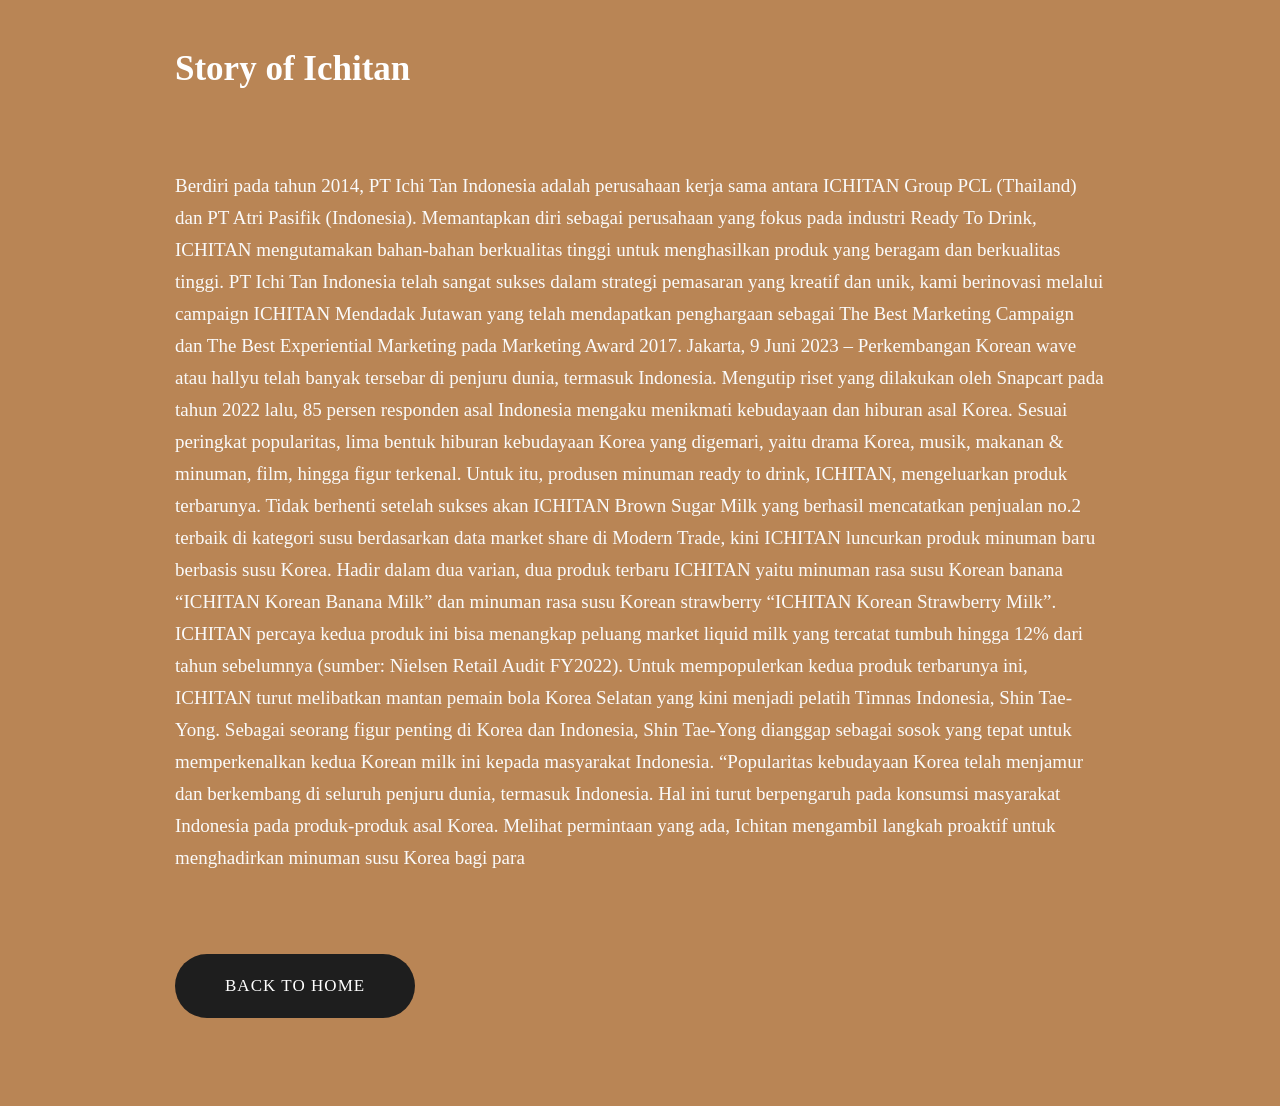
<file: src/detail.html>
<!DOCTYPE html>
<html lang="en">
<head>
    <meta charset="UTF-8">
    <meta name="viewport" content="width=device-width, initial-scale=1.0">
    <title>Detail</title>
    <!-- CSS -->
    <link rel="stylesheet" href="../public/output.css">
</head>
<body>
    <!-- detail start -->
    <section class="hero bg-[#B98555] py-12 xl:pt-12 xl:pb-0 overflow-hidden min-h-[998px]">
        <div class="container mx-auto">
            <h1 class="h1 mb-30 text-white hover:text-[#91653D] transition-all duration-300 mb-20">Story of Ichitan</h1>
            <p class="text-[19px] mb-20">  
                Berdiri pada tahun 2014, PT Ichi Tan Indonesia adalah perusahaan kerja sama antara ICHITAN Group PCL (Thailand) dan PT Atri Pasifik (Indonesia).
                Memantapkan diri sebagai perusahaan yang fokus pada industri Ready To Drink, ICHITAN mengutamakan bahan-bahan berkualitas tinggi untuk menghasilkan produk yang beragam dan berkualitas tinggi.
                PT Ichi Tan Indonesia telah sangat sukses dalam strategi pemasaran yang kreatif dan unik, kami berinovasi melalui campaign ICHITAN Mendadak Jutawan yang telah mendapatkan penghargaan sebagai The Best Marketing Campaign dan The Best Experiential Marketing pada Marketing Award 2017.
                Jakarta, 9 Juni 2023 – Perkembangan Korean wave atau hallyu telah banyak tersebar di penjuru dunia, termasuk Indonesia. Mengutip riset yang dilakukan oleh Snapcart pada tahun 2022 lalu, 85 persen responden asal Indonesia mengaku menikmati kebudayaan dan hiburan asal Korea. Sesuai peringkat popularitas, lima bentuk hiburan kebudayaan Korea yang digemari, yaitu drama Korea, musik, makanan & minuman, film, hingga figur terkenal.
                Untuk itu, produsen minuman ready to drink, ICHITAN, mengeluarkan produk terbarunya. Tidak berhenti setelah sukses akan ICHITAN Brown Sugar Milk yang berhasil mencatatkan penjualan no.2 terbaik di kategori susu berdasarkan data market share di Modern Trade, kini ICHITAN luncurkan produk minuman baru berbasis susu Korea. Hadir dalam dua varian, dua produk terbaru ICHITAN yaitu minuman rasa susu Korean banana “ICHITAN Korean Banana Milk” dan minuman rasa susu Korean strawberry “ICHITAN Korean Strawberry Milk”.
                ICHITAN percaya kedua produk ini bisa menangkap peluang market liquid milk yang tercatat tumbuh hingga 12% dari tahun sebelumnya (sumber: Nielsen Retail Audit FY2022). Untuk mempopulerkan kedua produk terbarunya ini, ICHITAN turut melibatkan mantan pemain bola Korea Selatan yang kini menjadi pelatih Timnas Indonesia, Shin Tae-Yong. Sebagai seorang figur penting di Korea dan Indonesia, Shin Tae-Yong dianggap sebagai sosok yang tepat untuk memperkenalkan kedua Korean milk ini kepada masyarakat Indonesia.
                “Popularitas kebudayaan Korea telah menjamur dan berkembang di seluruh penjuru dunia, termasuk Indonesia. Hal ini turut berpengaruh pada konsumsi masyarakat Indonesia pada produk-produk asal Korea. Melihat permintaan yang ada, Ichitan mengambil langkah proaktif untuk menghadirkan minuman susu Korea bagi para
            </p>
            <a href="index.html"><button class="btn btn-lg btn-accent mb-10">Back to home</button></a>
            <!-- <a href="login.html"><button class="btn btn-lg btn-accent mb-10">Read again</button></a> -->
        </div>
    </section>

    


</body>
</html>
</file>
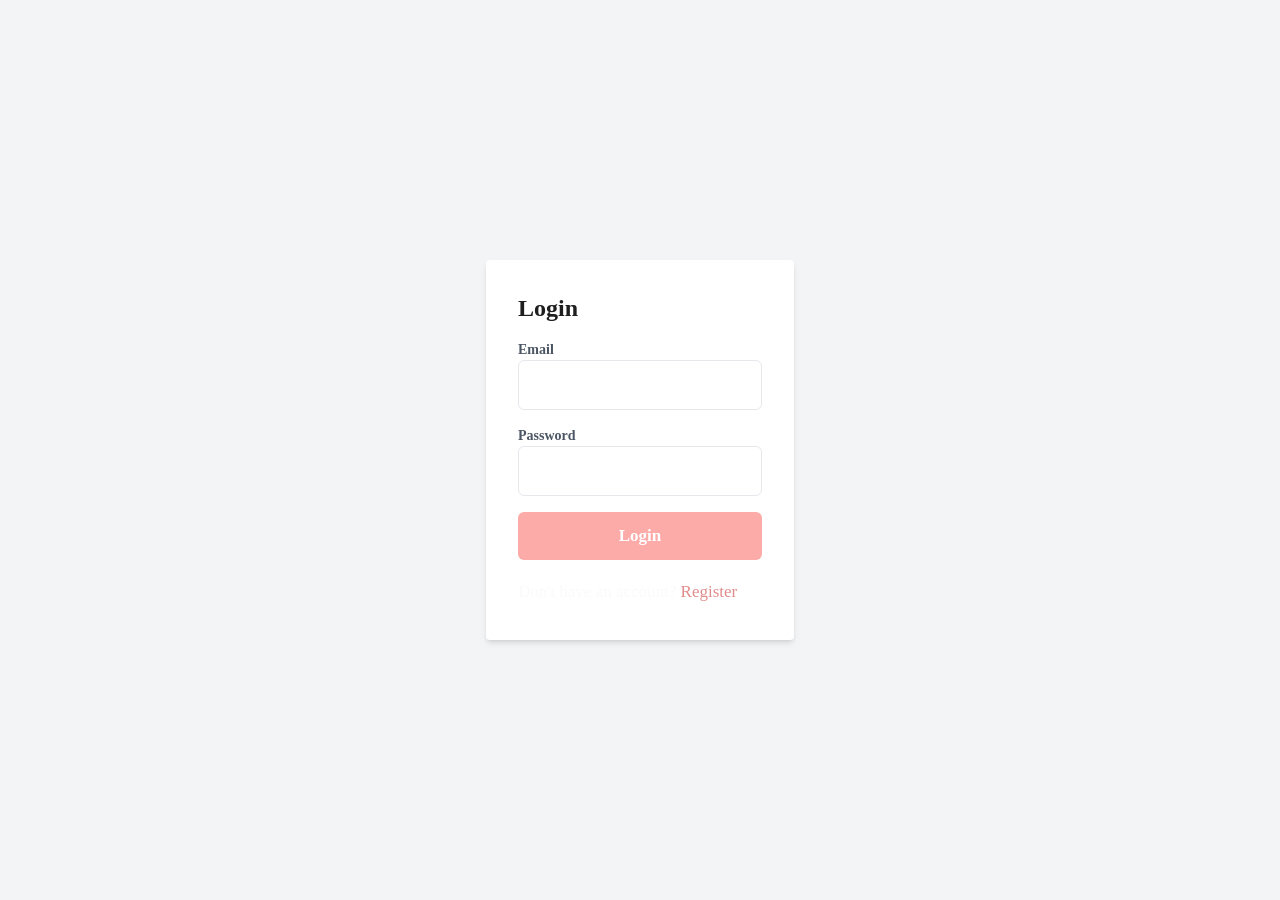
<file: src/login.html>
<!DOCTYPE html>
<html lang="en">
<head>
    <meta charset="UTF-8">
    <meta name="viewport" content="width=device-width, initial-scale=1.0">
    <title>Login</title>
    <!-- CSS -->
    <link rel="stylesheet" href="../public/output.css">
</head>
<body class="bg-gray-100 flex items-center justify-center h-screen">

    <!-- Login -->
    <div class="bg-white p-8 rounded shadow-md">
        <h1 class="text-2xl font-bold mb-4">Login</h1>
        <form action="index.html" method="POST">
          <div class="mb-4">
            <label for="email" class="block text-sm font-semibold text-gray-600">Email</label>
            <input type="email" id="email" name="email" class="w-full px-4 py-2 border rounded-md">
          </div>
          <div class="mb-4">
            <label for="password" class="block text-sm font-semibold text-gray-600">Password</label>
            <input type="password" id="password" name="password" class="w-full px-4 py-2 border rounded-md">
          </div>
          <button type="submit" class="w-full bg-[#FDABA9] text-white font-semibold py-2 rounded-md hover:bg-[#fa9f9e]">Login</button>
        </form>
        <p class="mt-4">Don't have an account? <a href="register.html" class="text-[#e08c8b]">Register</a></p>
    </div>
</body>
</html>
</file>
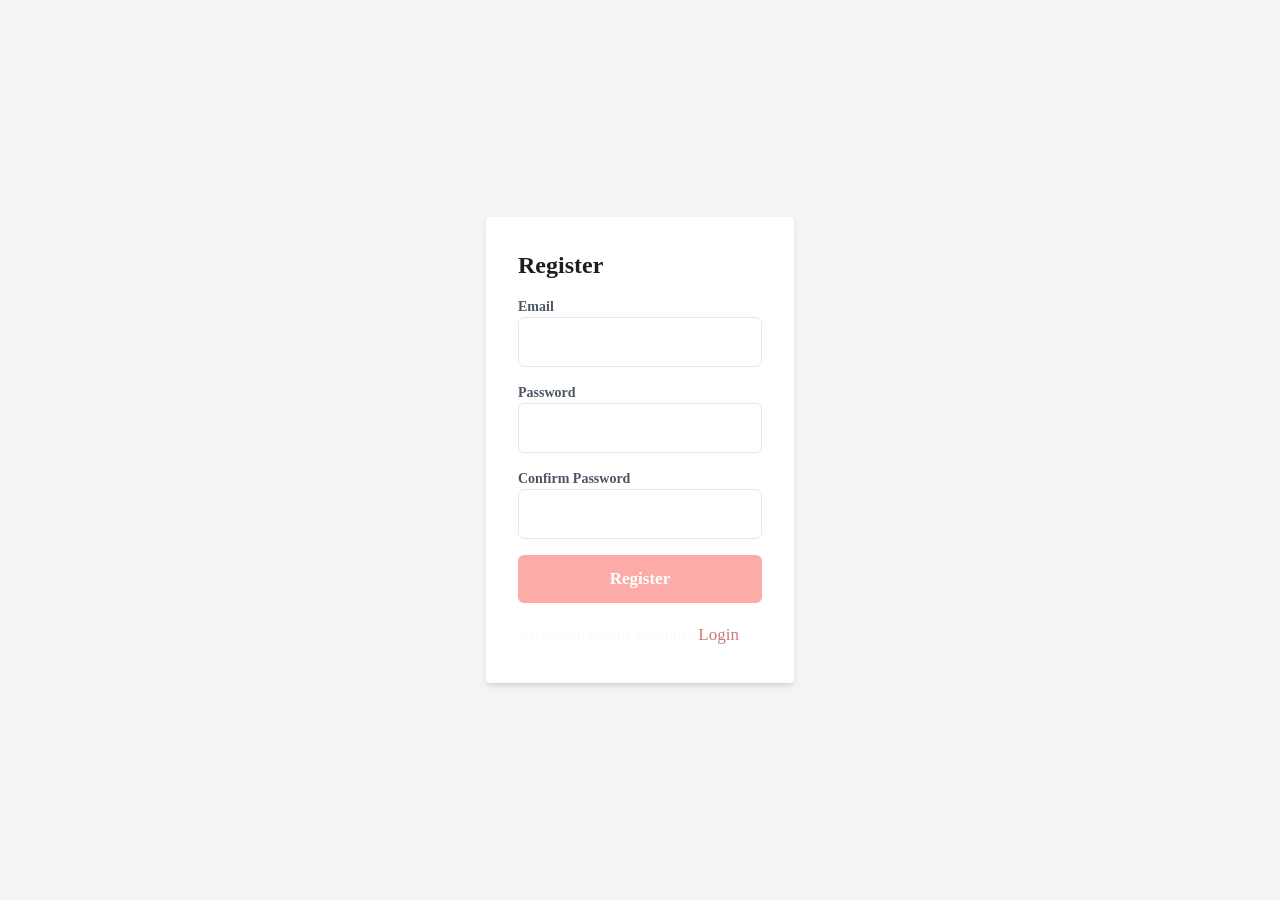
<file: src/register.html>
<!DOCTYPE html>
<html lang="en">
<head>
    <meta charset="UTF-8">
    <meta name="viewport" content="width=device-width, initial-scale=1.0">
    <title>Register</title>
    <!-- CSS -->
    <link rel="stylesheet" href="../public/output.css">
</head>
<body class="bg-gray-100 flex items-center justify-center h-screen">

    <!-- Register -->
    <div class="bg-white p-8 rounded shadow-md">
        <h1 class="text-2xl font-bold mb-4">Register</h1>
        <form action="index.html" method="POST">
          <div class="mb-4">
            <label for="email" class="block text-sm font-semibold text-gray-600">Email</label>
            <input type="email" id="email" name="email" class="w-full px-4 py-2 border rounded-md">
          </div>
          <div class="mb-4">
            <label for="password" class="block text-sm font-semibold text-gray-600">Password</label>
            <input type="password" id="password" name="password" class="w-full px-4 py-2 border rounded-md">
          </div>
          <div class="mb-4">
            <label for="confirm-password" class="block text-sm font-semibold text-gray-600">Confirm Password</label>
            <input type="password" id="confirm-password" name="confirm-password" class="w-full px-4 py-2 border rounded-md">
          </div>
          <button type="submit" class="w-full bg-[#FDABA9] text-white font-semibold py-2 rounded-md hover:bg-[#fa9f9e]">Register</button>
        </form>
        <p class="mt-4">Already have an account? <a href="login.html" class="text-[#cc7a79]">Login</a></p>
      </div>
    
    
</body>
</html>
</file>
<file: public/output.css>
/*
! tailwindcss v3.4.1 | MIT License | https://tailwindcss.com
*/

/*
1. Prevent padding and border from affecting element width. (https://github.com/mozdevs/cssremedy/issues/4)
2. Allow adding a border to an element by just adding a border-width. (https://github.com/tailwindcss/tailwindcss/pull/116)
*/

*,
::before,
::after {
  box-sizing: border-box;
  /* 1 */
  border-width: 0;
  /* 2 */
  border-style: solid;
  /* 2 */
  border-color: #e5e7eb;
  /* 2 */
}

::before,
::after {
  --tw-content: '';
}

/*
1. Use a consistent sensible line-height in all browsers.
2. Prevent adjustments of font size after orientation changes in iOS.
3. Use a more readable tab size.
4. Use the user's configured `sans` font-family by default.
5. Use the user's configured `sans` font-feature-settings by default.
6. Use the user's configured `sans` font-variation-settings by default.
7. Disable tap highlights on iOS
*/

html,
:host {
  line-height: 1.5;
  /* 1 */
  -webkit-text-size-adjust: 100%;
  /* 2 */
  -moz-tab-size: 4;
  /* 3 */
  -o-tab-size: 4;
     tab-size: 4;
  /* 3 */
  font-family: ui-sans-serif, system-ui, sans-serif, "Apple Color Emoji", "Segoe UI Emoji", "Segoe UI Symbol", "Noto Color Emoji";
  /* 4 */
  font-feature-settings: normal;
  /* 5 */
  font-variation-settings: normal;
  /* 6 */
  -webkit-tap-highlight-color: transparent;
  /* 7 */
}

/*
1. Remove the margin in all browsers.
2. Inherit line-height from `html` so users can set them as a class directly on the `html` element.
*/

body {
  margin: 0;
  /* 1 */
  line-height: inherit;
  /* 2 */
}

/*
1. Add the correct height in Firefox.
2. Correct the inheritance of border color in Firefox. (https://bugzilla.mozilla.org/show_bug.cgi?id=190655)
3. Ensure horizontal rules are visible by default.
*/

hr {
  height: 0;
  /* 1 */
  color: inherit;
  /* 2 */
  border-top-width: 1px;
  /* 3 */
}

/*
Add the correct text decoration in Chrome, Edge, and Safari.
*/

abbr:where([title]) {
  -webkit-text-decoration: underline dotted;
          text-decoration: underline dotted;
}

/*
Remove the default font size and weight for headings.
*/

h1,
h2,
h3,
h4,
h5,
h6 {
  font-size: inherit;
  font-weight: inherit;
}

/*
Reset links to optimize for opt-in styling instead of opt-out.
*/

a {
  color: inherit;
  text-decoration: inherit;
}

/*
Add the correct font weight in Edge and Safari.
*/

b,
strong {
  font-weight: bolder;
}

/*
1. Use the user's configured `mono` font-family by default.
2. Use the user's configured `mono` font-feature-settings by default.
3. Use the user's configured `mono` font-variation-settings by default.
4. Correct the odd `em` font sizing in all browsers.
*/

code,
kbd,
samp,
pre {
  font-family: ui-monospace, SFMono-Regular, Menlo, Monaco, Consolas, "Liberation Mono", "Courier New", monospace;
  /* 1 */
  font-feature-settings: normal;
  /* 2 */
  font-variation-settings: normal;
  /* 3 */
  font-size: 1em;
  /* 4 */
}

/*
Add the correct font size in all browsers.
*/

small {
  font-size: 80%;
}

/*
Prevent `sub` and `sup` elements from affecting the line height in all browsers.
*/

sub,
sup {
  font-size: 75%;
  line-height: 0;
  position: relative;
  vertical-align: baseline;
}

sub {
  bottom: -0.25em;
}

sup {
  top: -0.5em;
}

/*
1. Remove text indentation from table contents in Chrome and Safari. (https://bugs.chromium.org/p/chromium/issues/detail?id=999088, https://bugs.webkit.org/show_bug.cgi?id=201297)
2. Correct table border color inheritance in all Chrome and Safari. (https://bugs.chromium.org/p/chromium/issues/detail?id=935729, https://bugs.webkit.org/show_bug.cgi?id=195016)
3. Remove gaps between table borders by default.
*/

table {
  text-indent: 0;
  /* 1 */
  border-color: inherit;
  /* 2 */
  border-collapse: collapse;
  /* 3 */
}

/*
1. Change the font styles in all browsers.
2. Remove the margin in Firefox and Safari.
3. Remove default padding in all browsers.
*/

button,
input,
optgroup,
select,
textarea {
  font-family: inherit;
  /* 1 */
  font-feature-settings: inherit;
  /* 1 */
  font-variation-settings: inherit;
  /* 1 */
  font-size: 100%;
  /* 1 */
  font-weight: inherit;
  /* 1 */
  line-height: inherit;
  /* 1 */
  color: inherit;
  /* 1 */
  margin: 0;
  /* 2 */
  padding: 0;
  /* 3 */
}

/*
Remove the inheritance of text transform in Edge and Firefox.
*/

button,
select {
  text-transform: none;
}

/*
1. Correct the inability to style clickable types in iOS and Safari.
2. Remove default button styles.
*/

button,
[type='button'],
[type='reset'],
[type='submit'] {
  -webkit-appearance: button;
  /* 1 */
  background-color: transparent;
  /* 2 */
  background-image: none;
  /* 2 */
}

/*
Use the modern Firefox focus style for all focusable elements.
*/

:-moz-focusring {
  outline: auto;
}

/*
Remove the additional `:invalid` styles in Firefox. (https://github.com/mozilla/gecko-dev/blob/2f9eacd9d3d995c937b4251a5557d95d494c9be1/layout/style/res/forms.css#L728-L737)
*/

:-moz-ui-invalid {
  box-shadow: none;
}

/*
Add the correct vertical alignment in Chrome and Firefox.
*/

progress {
  vertical-align: baseline;
}

/*
Correct the cursor style of increment and decrement buttons in Safari.
*/

::-webkit-inner-spin-button,
::-webkit-outer-spin-button {
  height: auto;
}

/*
1. Correct the odd appearance in Chrome and Safari.
2. Correct the outline style in Safari.
*/

[type='search'] {
  -webkit-appearance: textfield;
  /* 1 */
  outline-offset: -2px;
  /* 2 */
}

/*
Remove the inner padding in Chrome and Safari on macOS.
*/

::-webkit-search-decoration {
  -webkit-appearance: none;
}

/*
1. Correct the inability to style clickable types in iOS and Safari.
2. Change font properties to `inherit` in Safari.
*/

::-webkit-file-upload-button {
  -webkit-appearance: button;
  /* 1 */
  font: inherit;
  /* 2 */
}

/*
Add the correct display in Chrome and Safari.
*/

summary {
  display: list-item;
}

/*
Removes the default spacing and border for appropriate elements.
*/

blockquote,
dl,
dd,
h1,
h2,
h3,
h4,
h5,
h6,
hr,
figure,
p,
pre {
  margin: 0;
}

fieldset {
  margin: 0;
  padding: 0;
}

legend {
  padding: 0;
}

ol,
ul,
menu {
  list-style: none;
  margin: 0;
  padding: 0;
}

/*
Reset default styling for dialogs.
*/

dialog {
  padding: 0;
}

/*
Prevent resizing textareas horizontally by default.
*/

textarea {
  resize: vertical;
}

/*
1. Reset the default placeholder opacity in Firefox. (https://github.com/tailwindlabs/tailwindcss/issues/3300)
2. Set the default placeholder color to the user's configured gray 400 color.
*/

input::-moz-placeholder, textarea::-moz-placeholder {
  opacity: 1;
  /* 1 */
  color: #9ca3af;
  /* 2 */
}

input::placeholder,
textarea::placeholder {
  opacity: 1;
  /* 1 */
  color: #9ca3af;
  /* 2 */
}

/*
Set the default cursor for buttons.
*/

button,
[role="button"] {
  cursor: pointer;
}

/*
Make sure disabled buttons don't get the pointer cursor.
*/

:disabled {
  cursor: default;
}

/*
1. Make replaced elements `display: block` by default. (https://github.com/mozdevs/cssremedy/issues/14)
2. Add `vertical-align: middle` to align replaced elements more sensibly by default. (https://github.com/jensimmons/cssremedy/issues/14#issuecomment-634934210)
   This can trigger a poorly considered lint error in some tools but is included by design.
*/

img,
svg,
video,
canvas,
audio,
iframe,
embed,
object {
  display: block;
  /* 1 */
  vertical-align: middle;
  /* 2 */
}

/*
Constrain images and videos to the parent width and preserve their intrinsic aspect ratio. (https://github.com/mozdevs/cssremedy/issues/14)
*/

img,
video {
  max-width: 100%;
  height: auto;
}

/* Make elements with the HTML hidden attribute stay hidden by default */

[hidden] {
  display: none;
}

*, ::before, ::after {
  --tw-border-spacing-x: 0;
  --tw-border-spacing-y: 0;
  --tw-translate-x: 0;
  --tw-translate-y: 0;
  --tw-rotate: 0;
  --tw-skew-x: 0;
  --tw-skew-y: 0;
  --tw-scale-x: 1;
  --tw-scale-y: 1;
  --tw-pan-x:  ;
  --tw-pan-y:  ;
  --tw-pinch-zoom:  ;
  --tw-scroll-snap-strictness: proximity;
  --tw-gradient-from-position:  ;
  --tw-gradient-via-position:  ;
  --tw-gradient-to-position:  ;
  --tw-ordinal:  ;
  --tw-slashed-zero:  ;
  --tw-numeric-figure:  ;
  --tw-numeric-spacing:  ;
  --tw-numeric-fraction:  ;
  --tw-ring-inset:  ;
  --tw-ring-offset-width: 0px;
  --tw-ring-offset-color: #fff;
  --tw-ring-color: rgb(59 130 246 / 0.5);
  --tw-ring-offset-shadow: 0 0 #0000;
  --tw-ring-shadow: 0 0 #0000;
  --tw-shadow: 0 0 #0000;
  --tw-shadow-colored: 0 0 #0000;
  --tw-blur:  ;
  --tw-brightness:  ;
  --tw-contrast:  ;
  --tw-grayscale:  ;
  --tw-hue-rotate:  ;
  --tw-invert:  ;
  --tw-saturate:  ;
  --tw-sepia:  ;
  --tw-drop-shadow:  ;
  --tw-backdrop-blur:  ;
  --tw-backdrop-brightness:  ;
  --tw-backdrop-contrast:  ;
  --tw-backdrop-grayscale:  ;
  --tw-backdrop-hue-rotate:  ;
  --tw-backdrop-invert:  ;
  --tw-backdrop-opacity:  ;
  --tw-backdrop-saturate:  ;
  --tw-backdrop-sepia:  ;
}

::backdrop {
  --tw-border-spacing-x: 0;
  --tw-border-spacing-y: 0;
  --tw-translate-x: 0;
  --tw-translate-y: 0;
  --tw-rotate: 0;
  --tw-skew-x: 0;
  --tw-skew-y: 0;
  --tw-scale-x: 1;
  --tw-scale-y: 1;
  --tw-pan-x:  ;
  --tw-pan-y:  ;
  --tw-pinch-zoom:  ;
  --tw-scroll-snap-strictness: proximity;
  --tw-gradient-from-position:  ;
  --tw-gradient-via-position:  ;
  --tw-gradient-to-position:  ;
  --tw-ordinal:  ;
  --tw-slashed-zero:  ;
  --tw-numeric-figure:  ;
  --tw-numeric-spacing:  ;
  --tw-numeric-fraction:  ;
  --tw-ring-inset:  ;
  --tw-ring-offset-width: 0px;
  --tw-ring-offset-color: #fff;
  --tw-ring-color: rgb(59 130 246 / 0.5);
  --tw-ring-offset-shadow: 0 0 #0000;
  --tw-ring-shadow: 0 0 #0000;
  --tw-shadow: 0 0 #0000;
  --tw-shadow-colored: 0 0 #0000;
  --tw-blur:  ;
  --tw-brightness:  ;
  --tw-contrast:  ;
  --tw-grayscale:  ;
  --tw-hue-rotate:  ;
  --tw-invert:  ;
  --tw-saturate:  ;
  --tw-sepia:  ;
  --tw-drop-shadow:  ;
  --tw-backdrop-blur:  ;
  --tw-backdrop-brightness:  ;
  --tw-backdrop-contrast:  ;
  --tw-backdrop-grayscale:  ;
  --tw-backdrop-hue-rotate:  ;
  --tw-backdrop-invert:  ;
  --tw-backdrop-opacity:  ;
  --tw-backdrop-saturate:  ;
  --tw-backdrop-sepia:  ;
}

.container {
  width: 100%;
  padding-right: 15px;
  padding-left: 15px;
}

@media (min-width: 640px) {
  .container {
    max-width: 640px;
  }
}

@media (min-width: 768px) {
  .container {
    max-width: 768px;
  }
}

@media (min-width: 960px) {
  .container {
    max-width: 960px;
  }
}

@media (min-width: 1330px) {
  .container {
    max-width: 1330px;
  }
}

.visible {
  visibility: visible;
}

.static {
  position: static;
}

.fixed {
  position: fixed;
}

.absolute {
  position: absolute;
}

.relative {
  position: relative;
}

.sticky {
  position: sticky;
}

.-bottom-\[86px\] {
  bottom: -86px;
}

.-left-\[300px\] {
  left: -300px;
}

.-right-full {
  right: -100%;
}

.left-0 {
  left: 0px;
}

.top-0 {
  top: 0px;
}

.top-8 {
  top: 2rem;
}

.-z-10 {
  z-index: -10;
}

.mx-auto {
  margin-left: auto;
  margin-right: auto;
}

.mx-4 {
  margin-left: 1rem;
  margin-right: 1rem;
}

.mb-4 {
  margin-bottom: 1rem;
}

.mb-6 {
  margin-bottom: 1.5rem;
}

.mb-8 {
  margin-bottom: 2rem;
}

.mb-\[42px\] {
  margin-bottom: 42px;
}

.mt-10 {
  margin-top: 2.5rem;
}

.mt-3 {
  margin-top: 0.75rem;
}

.mt-4 {
  margin-top: 1rem;
}

.mt-5 {
  margin-top: 1.25rem;
}

.mb-10 {
  margin-bottom: 2.5rem;
}

.mt-0 {
  margin-top: 0px;
}

.mt-1 {
  margin-top: 0.25rem;
}

.mb-3 {
  margin-bottom: 0.75rem;
}

.mb-48 {
  margin-bottom: 12rem;
}

.mb-20 {
  margin-bottom: 5rem;
}

.mb-60 {
  margin-bottom: 15rem;
}

.mb-40 {
  margin-bottom: 10rem;
}

.mb-\[10px\] {
  margin-bottom: 10px;
}

.mb-\[15px\] {
  margin-bottom: 15px;
}

.mt-8 {
  margin-top: 2rem;
}

.mb-0 {
  margin-bottom: 0px;
}

.block {
  display: block;
}

.inline {
  display: inline;
}

.flex {
  display: flex;
}

.grid {
  display: grid;
}

.hidden {
  display: none;
}

.size-\[50px\] {
  width: 50px;
  height: 50px;
}

.h-16 {
  height: 4rem;
}

.h-8 {
  height: 2rem;
}

.h-full {
  height: 100%;
}

.h-screen {
  height: 100vh;
}

.h-\[368px\] {
  height: 368px;
}

.min-h-\[448px\] {
  min-height: 448px;
}

.min-h-\[288px\] {
  min-height: 288px;
}

.min-h-\[\] {
  min-height: ;
}

.min-h-\[900pv\] {
  min-height: 900pv;
}

.min-h-\[900p\] {
  min-height: 900p;
}

.min-h-\[900px\] {
  min-height: 900px;
}

.min-h-\[130px\] {
  min-height: 130px;
}

.min-h-\[px\] {
  min-height: px;
}

.min-h-\[full\] {
  min-height: full;
}

.min-h-full {
  min-height: 100%;
}

.min-h-\[570px\] {
  min-height: 570px;
}

.min-h-\[9998\] {
  min-height: 9998;
}

.min-h-\[9998px\] {
  min-height: 9998px;
}

.min-h-\[998px\] {
  min-height: 998px;
}

.w-8 {
  width: 2rem;
}

.w-\[100px\] {
  width: 100px;
}

.w-\[160px\] {
  width: 160px;
}

.w-\[240px\] {
  width: 240px;
}

.w-\[300px\] {
  width: 300px;
}

.w-full {
  width: 100%;
}

.w-auto {
  width: auto;
}

.max-w-\[610px\] {
  max-width: 610px;
}

.max-w-2xl {
  max-width: 42rem;
}

.max-w-\[1446px\] {
  max-width: 1446px;
}

.max-w-\[300px\] {
  max-width: 300px;
}

.flex-1 {
  flex: 1 1 0%;
}

.transform {
  transform: translate(var(--tw-translate-x), var(--tw-translate-y)) rotate(var(--tw-rotate)) skewX(var(--tw-skew-x)) skewY(var(--tw-skew-y)) scaleX(var(--tw-scale-x)) scaleY(var(--tw-scale-y));
}

.resize {
  resize: both;
}

.flex-col {
  flex-direction: column;
}

.items-center {
  align-items: center;
}

.justify-center {
  justify-content: center;
}

.justify-between {
  justify-content: space-between;
}

.gap-5 {
  gap: 1.25rem;
}

.gap-x-2 {
  -moz-column-gap: 0.5rem;
       column-gap: 0.5rem;
}

.gap-x-4 {
  -moz-column-gap: 1rem;
       column-gap: 1rem;
}

.gap-x-\[10px\] {
  -moz-column-gap: 10px;
       column-gap: 10px;
}

.gap-y-12 {
  row-gap: 3rem;
}

.gap-y-4 {
  row-gap: 1rem;
}

.gap-y-5 {
  row-gap: 1.25rem;
}

.gap-y-\[10px\] {
  row-gap: 10px;
}

.gap-y-6 {
  row-gap: 1.5rem;
}

.self-end {
  align-self: flex-end;
}

.overflow-hidden {
  overflow: hidden;
}

.rounded {
  border-radius: 0.25rem;
}

.rounded-\[10px\] {
  border-radius: 10px;
}

.rounded-md {
  border-radius: 0.375rem;
}

.rounded-\[20px\] {
  border-radius: 20px;
}

.rounded-br-lg {
  border-bottom-right-radius: 0.5rem;
}

.rounded-tr-lg {
  border-top-right-radius: 0.5rem;
}

.border {
  border-width: 1px;
}

.border-b-2 {
  border-bottom-width: 2px;
}

.border-r {
  border-right-width: 1px;
}

.bg-\[\#B98555\] {
  --tw-bg-opacity: 1;
  background-color: rgb(185 133 85 / var(--tw-bg-opacity));
}

.bg-\[\#FAFAFA\] {
  --tw-bg-opacity: 1;
  background-color: rgb(250 250 250 / var(--tw-bg-opacity));
}

.bg-blue-500 {
  --tw-bg-opacity: 1;
  background-color: rgb(59 130 246 / var(--tw-bg-opacity));
}

.bg-gray-100 {
  --tw-bg-opacity: 1;
  background-color: rgb(243 244 246 / var(--tw-bg-opacity));
}

.bg-primary {
  --tw-bg-opacity: 1;
  background-color: rgb(30 30 30 / var(--tw-bg-opacity));
}

.bg-white {
  --tw-bg-opacity: 1;
  background-color: rgb(255 255 255 / var(--tw-bg-opacity));
}

.bg-\[\] {
  background-color: ;
}

.bg-\[\#FDABA9\] {
  --tw-bg-opacity: 1;
  background-color: rgb(253 171 169 / var(--tw-bg-opacity));
}

.bg-\[\#\] {
  background-color: #;
}

.bg-\[\#889F6F\] {
  --tw-bg-opacity: 1;
  background-color: rgb(136 159 111 / var(--tw-bg-opacity));
}

.bg-\[\#v\] {
  background-color: #v;
}

.bg-imaage {
  background-image: url(../../assets/img/hero/img-header.png);
}

.bg-services {
  background-image: url(../../assets/img/services/bg.svg);
}

.bg-cover {
  background-size: cover;
}

.bg-no-repeat {
  background-repeat: no-repeat;
}

.p-1 {
  padding: 0.25rem;
}

.p-8 {
  padding: 2rem;
}

.p-\[30px\] {
  padding: 30px;
}

.px-12 {
  padding-left: 3rem;
  padding-right: 3rem;
}

.px-4 {
  padding-left: 1rem;
  padding-right: 1rem;
}

.py-12 {
  padding-top: 3rem;
  padding-bottom: 3rem;
}

.py-2 {
  padding-top: 0.5rem;
  padding-bottom: 0.5rem;
}

.px-6 {
  padding-left: 1.5rem;
  padding-right: 1.5rem;
}

.px-8 {
  padding-left: 2rem;
  padding-right: 2rem;
}

.pr-4 {
  padding-right: 1rem;
}

.pt-\[50px\] {
  padding-top: 50px;
}

.pt-10 {
  padding-top: 2.5rem;
}

.text-center {
  text-align: center;
}

.text-2xl {
  font-size: 1.5rem;
  line-height: 2rem;
}

.text-\[30px\] {
  font-size: 30px;
}

.text-\[70px\] {
  font-size: 70px;
}

.text-sm {
  font-size: 0.875rem;
  line-height: 1.25rem;
}

.text-4xl {
  font-size: 2.25rem;
  line-height: 2.5rem;
}

.text-\[40px\] {
  font-size: 40px;
}

.text-\[60px\] {
  font-size: 60px;
}

.text-\[50px\] {
  font-size: 50px;
}

.text-\[20px\] {
  font-size: 20px;
}

.text-\[0px\] {
  font-size: 0px;
}

.text-\[15px\] {
  font-size: 15px;
}

.text-\[1px\] {
  font-size: 1px;
}

.text-\[19px\] {
  font-size: 19px;
}

.text-\[25px\] {
  font-size: 25px;
}

.font-bold {
  font-weight: 700;
}

.font-light {
  font-weight: 300;
}

.font-semibold {
  font-weight: 600;
}

.leading-normal {
  line-height: 1.5;
}

.text-accent {
  --tw-text-opacity: 1;
  color: rgb(30 30 30 / var(--tw-text-opacity));
}

.text-black {
  --tw-text-opacity: 1;
  color: rgb(0 0 0 / var(--tw-text-opacity));
}

.text-blue-500 {
  --tw-text-opacity: 1;
  color: rgb(59 130 246 / var(--tw-text-opacity));
}

.text-gray-600 {
  --tw-text-opacity: 1;
  color: rgb(75 85 99 / var(--tw-text-opacity));
}

.text-secondary {
  --tw-text-opacity: 1;
  color: rgb(250 250 250 / var(--tw-text-opacity));
}

.text-white {
  --tw-text-opacity: 1;
  color: rgb(255 255 255 / var(--tw-text-opacity));
}

.text-\[\] {
  color: ;
}

.text-\[\#76D5E2\] {
  --tw-text-opacity: 1;
  color: rgb(118 213 226 / var(--tw-text-opacity));
}

.text-\[black\] {
  --tw-text-opacity: 1;
  color: rgb(0 0 0 / var(--tw-text-opacity));
}

.text-\[\#\] {
  color: #;
}

.text-accent-tertiary {
  --tw-text-opacity: 1;
  color: rgb(136 159 111 / var(--tw-text-opacity));
}

.text-\[\#B98655\] {
  --tw-text-opacity: 1;
  color: rgb(185 134 85 / var(--tw-text-opacity));
}

.text-\[\#889F6F\] {
  --tw-text-opacity: 1;
  color: rgb(136 159 111 / var(--tw-text-opacity));
}

.text-\[\#B7906E\] {
  --tw-text-opacity: 1;
  color: rgb(183 144 110 / var(--tw-text-opacity));
}

.text-\[\#FDABA9\] {
  --tw-text-opacity: 1;
  color: rgb(253 171 169 / var(--tw-text-opacity));
}

.text-\[30\] {
  color: 30;
}

.text-\[\#fd9d9c\] {
  --tw-text-opacity: 1;
  color: rgb(253 157 156 / var(--tw-text-opacity));
}

.text-\[\#e08c8b\] {
  --tw-text-opacity: 1;
  color: rgb(224 140 139 / var(--tw-text-opacity));
}

.text-\[\#cc7a79\] {
  --tw-text-opacity: 1;
  color: rgb(204 122 121 / var(--tw-text-opacity));
}

.shadow {
  --tw-shadow: 0 1px 3px 0 rgb(0 0 0 / 0.1), 0 1px 2px -1px rgb(0 0 0 / 0.1);
  --tw-shadow-colored: 0 1px 3px 0 var(--tw-shadow-color), 0 1px 2px -1px var(--tw-shadow-color);
  box-shadow: var(--tw-ring-offset-shadow, 0 0 #0000), var(--tw-ring-shadow, 0 0 #0000), var(--tw-shadow);
}

.shadow-2xl {
  --tw-shadow: 0 25px 50px -12px rgb(0 0 0 / 0.25);
  --tw-shadow-colored: 0 25px 50px -12px var(--tw-shadow-color);
  box-shadow: var(--tw-ring-offset-shadow, 0 0 #0000), var(--tw-ring-shadow, 0 0 #0000), var(--tw-shadow);
}

.shadow-custom1 {
  --tw-shadow: 0px 2px 40px 0px rgba(8, 70, 78, 0.08);
  --tw-shadow-colored: 0px 2px 40px 0px var(--tw-shadow-color);
  box-shadow: var(--tw-ring-offset-shadow, 0 0 #0000), var(--tw-ring-shadow, 0 0 #0000), var(--tw-shadow);
}

.shadow-md {
  --tw-shadow: 0 4px 6px -1px rgb(0 0 0 / 0.1), 0 2px 4px -2px rgb(0 0 0 / 0.1);
  --tw-shadow-colored: 0 4px 6px -1px var(--tw-shadow-color), 0 2px 4px -2px var(--tw-shadow-color);
  box-shadow: var(--tw-ring-offset-shadow, 0 0 #0000), var(--tw-ring-shadow, 0 0 #0000), var(--tw-shadow);
}

.shadow-custom2 {
  --tw-shadow: 0px 2px 40px 0px rgba(8, 73, 81, 0.06);
  --tw-shadow-colored: 0px 2px 40px 0px var(--tw-shadow-color);
  box-shadow: var(--tw-ring-offset-shadow, 0 0 #0000), var(--tw-ring-shadow, 0 0 #0000), var(--tw-shadow);
}

.outline-none {
  outline: 2px solid transparent;
  outline-offset: 2px;
}

.blur {
  --tw-blur: blur(8px);
  filter: var(--tw-blur) var(--tw-brightness) var(--tw-contrast) var(--tw-grayscale) var(--tw-hue-rotate) var(--tw-invert) var(--tw-saturate) var(--tw-sepia) var(--tw-drop-shadow);
}

.invert {
  --tw-invert: invert(100%);
  filter: var(--tw-blur) var(--tw-brightness) var(--tw-contrast) var(--tw-grayscale) var(--tw-hue-rotate) var(--tw-invert) var(--tw-saturate) var(--tw-sepia) var(--tw-drop-shadow);
}

.filter {
  filter: var(--tw-blur) var(--tw-brightness) var(--tw-contrast) var(--tw-grayscale) var(--tw-hue-rotate) var(--tw-invert) var(--tw-saturate) var(--tw-sepia) var(--tw-drop-shadow);
}

.transition {
  transition-property: color, background-color, border-color, text-decoration-color, fill, stroke, opacity, box-shadow, transform, filter, -webkit-backdrop-filter;
  transition-property: color, background-color, border-color, text-decoration-color, fill, stroke, opacity, box-shadow, transform, filter, backdrop-filter;
  transition-property: color, background-color, border-color, text-decoration-color, fill, stroke, opacity, box-shadow, transform, filter, backdrop-filter, -webkit-backdrop-filter;
  transition-timing-function: cubic-bezier(0.4, 0, 0.2, 1);
  transition-duration: 150ms;
}

.transition-all {
  transition-property: all;
  transition-timing-function: cubic-bezier(0.4, 0, 0.2, 1);
  transition-duration: 150ms;
}

.duration-300 {
  transition-duration: 300ms;
}

.duration-700 {
  transition-duration: 700ms;
}

body {
  font-family: Poppins;
  font-size: 17px;
  line-height: 2rem;
  --tw-text-opacity: 1;
  color: rgb(250 250 250 / var(--tw-text-opacity));
}

h1,
h2,
h3,
h4,
h5,
h6 {
  line-height: 120%;
  --tw-text-opacity: 1;
  color: rgb(30 30 30 / var(--tw-text-opacity));
}

h1 {
  font-size: 35px;
  font-weight: 600;
}

@media (min-width: 1330px) {
  h1 {
    font-size: 64px;
  }
}

h2 {
  font-size: 30px;
  font-weight: 600;
  text-transform: capitalize;
  letter-spacing: 0.44px;
}

@media (min-width: 1330px) {
  h2 {
    font-size: 44px;
  }
}

h3 {
  font-size: 20px;
  font-weight: 600;
}

@media (min-width: 1330px) {
  h3 {
    font-size: 26px;
  }
}

h4 {
  font-size: 16px;
  font-weight: 600;
}

@media (min-width: 1330px) {
  h4 {
    font-size: 24px;
  }
}

.btn {
  display: flex;
  align-items: center;
  justify-content: center;
  border-radius: 9999px;
  text-transform: uppercase;
  letter-spacing: 1.03px;
  transition-property: all;
  transition-timing-function: cubic-bezier(0.4, 0, 0.2, 1);
  transition-duration: 150ms;
}

.btn-sm {
  height: 3.5rem;
  padding-left: 2.5rem;
  padding-right: 2.5rem;
}

.btn-lg {
  height: 4rem;
  padding-left: 50px;
  padding-right: 50px;
}

.btn-accent {
  --tw-bg-opacity: 1;
  background-color: rgb(30 30 30 / var(--tw-bg-opacity));
  --tw-text-opacity: 1;
  color: rgb(255 255 255 / var(--tw-text-opacity));
}

.btn-accent:hover {
  --tw-bg-opacity: 1;
  background-color: rgb(145 101 61 / var(--tw-bg-opacity));
}

.btn-white {
  --tw-bg-opacity: 1;
  background-color: rgb(255 255 255 / var(--tw-bg-opacity));
  --tw-text-opacity: 1;
  color: rgb(250 250 250 / var(--tw-text-opacity));
}

.btn-white:hover {
  background-color: rgb(255 255 255 / 0.9);
}

.btn-outline {
  border-width: 2px;
  --tw-border-opacity: 1;
  border-color: rgb(30 30 30 / var(--tw-border-opacity));
  background-color: transparent;
  --tw-text-opacity: 1;
  color: rgb(250 250 250 / var(--tw-text-opacity));
}

.btn-outline:hover {
  border-color: transparent;
  --tw-bg-opacity: 1;
  background-color: rgb(30 30 30 / var(--tw-bg-opacity));
  --tw-text-opacity: 1;
  color: rgb(255 255 255 / var(--tw-text-opacity));
}

.input,
.select {
  height: 66px;
  width: 100%;
  border-radius: 10px;
  border-width: 1px;
  --tw-border-opacity: 1;
  border-color: rgb(219 223 223 / var(--tw-border-opacity));
  font-weight: 300;
  --tw-text-opacity: 1;
  color: rgb(250 250 250 / var(--tw-text-opacity));
  outline: 2px solid transparent;
  outline-offset: 2px;
}

.input::-moz-placeholder, .select::-moz-placeholder {
  font-weight: 300;
  --tw-text-opacity: 1;
  color: rgb(250 250 250 / var(--tw-text-opacity));
}

.input::placeholder,
.select::placeholder {
  font-weight: 300;
  --tw-text-opacity: 1;
  color: rgb(250 250 250 / var(--tw-text-opacity));
}

.input {
  padding-left: 1rem;
  padding-right: 1rem;
}

.section {
  padding-top: 3rem;
  padding-bottom: 3rem;
}

@media (min-width: 1330px) {
  .section {
    padding-top: 150px;
    padding-bottom: 150px;
  }
}

/* faq */

.faq__item.open .faq__answer {
  height: 100%;
}

.placeholder\:text-base::-moz-placeholder {
  font-size: 1rem;
  line-height: 1.5rem;
}

.placeholder\:text-base::placeholder {
  font-size: 1rem;
  line-height: 1.5rem;
}

.placeholder\:italic::-moz-placeholder {
  font-style: italic;
}

.placeholder\:italic::placeholder {
  font-style: italic;
}

.hover\:bg-blue-600:hover {
  --tw-bg-opacity: 1;
  background-color: rgb(37 99 235 / var(--tw-bg-opacity));
}

.hover\:bg-\[\#FDABA9\]:hover {
  --tw-bg-opacity: 1;
  background-color: rgb(253 171 169 / var(--tw-bg-opacity));
}

.hover\:bg-\[\#fa9f9e\]:hover {
  --tw-bg-opacity: 1;
  background-color: rgb(250 159 158 / var(--tw-bg-opacity));
}

.hover\:bg-\[\]:hover {
  background-color: ;
}

.hover\:text-\[\%\]:hover {
  font-size: %;
}

.hover\:text-accent:hover {
  --tw-text-opacity: 1;
  color: rgb(30 30 30 / var(--tw-text-opacity));
}

.hover\:text-\[\#76D5E2\]:hover {
  --tw-text-opacity: 1;
  color: rgb(118 213 226 / var(--tw-text-opacity));
}

.hover\:text-\[\#\]:hover {
  color: #;
}

.hover\:text-\[accent\]:hover {
  color: accent;
}

.hover\:text-\[\#889F6F\]:hover {
  --tw-text-opacity: 1;
  color: rgb(136 159 111 / var(--tw-text-opacity));
}

.hover\:text-\[\#91653D\]:hover {
  --tw-text-opacity: 1;
  color: rgb(145 101 61 / var(--tw-text-opacity));
}

.focus\:w-\[180px\]:focus {
  width: 180px;
}

.focus\:border-b-2:focus {
  border-bottom-width: 2px;
}

.focus\:border-accent:focus {
  --tw-border-opacity: 1;
  border-color: rgb(30 30 30 / var(--tw-border-opacity));
}

@media (min-width: 768px) {
  .md\:max-w-xl {
    max-width: 36rem;
  }
}

@media (min-width: 960px) {
  .lg\:relative {
    position: relative;
  }

  .lg\:mx-0 {
    margin-left: 0px;
    margin-right: 0px;
  }

  .lg\:flex {
    display: flex;
  }

  .lg\:hidden {
    display: none;
  }

  .lg\:w-auto {
    width: auto;
  }

  .lg\:flex-row {
    flex-direction: row;
  }

  .lg\:items-center {
    align-items: center;
  }

  .lg\:justify-normal {
    justify-content: normal;
  }

  .lg\:justify-between {
    justify-content: space-between;
  }

  .lg\:gap-x-10 {
    -moz-column-gap: 2.5rem;
         column-gap: 2.5rem;
  }

  .lg\:gap-y-0 {
    row-gap: 0px;
  }

  .lg\:px-\[50px\] {
    padding-left: 50px;
    padding-right: 50px;
  }

  .lg\:pb-16 {
    padding-bottom: 4rem;
  }

  .lg\:pt-6 {
    padding-top: 1.5rem;
  }
}

@media (min-width: 1330px) {
  .xl\:mx-0 {
    margin-left: 0px;
    margin-right: 0px;
  }

  .xl\:mx-auto {
    margin-left: auto;
    margin-right: auto;
  }

  .xl\:mb-3 {
    margin-bottom: 0.75rem;
  }

  .xl\:-mt-\[144px\] {
    margin-top: -144px;
  }

  .xl\:flex {
    display: flex;
  }

  .xl\:min-h-\[745px\] {
    min-height: 745px;
  }

  .xl\:w-\[48\%\] {
    width: 48%;
  }

  .xl\:max-w-none {
    max-width: none;
  }

  .xl\:grid-cols-4 {
    grid-template-columns: repeat(4, minmax(0, 1fr));
  }

  .xl\:flex-row {
    flex-direction: row;
  }

  .xl\:items-start {
    align-items: flex-start;
  }

  .xl\:gap-y-0 {
    row-gap: 0px;
  }

  .xl\:border-r {
    border-right-width: 1px;
  }

  .xl\:px-0 {
    padding-left: 0px;
    padding-right: 0px;
  }

  .xl\:pb-0 {
    padding-bottom: 0px;
  }

  .xl\:pt-12 {
    padding-top: 3rem;
  }

  .xl\:pt-\[70px\] {
    padding-top: 70px;
  }

  .xl\:text-left {
    text-align: left;
  }

  .xl\:text-\[64px\] {
    font-size: 64px;
  }
}
</file>
